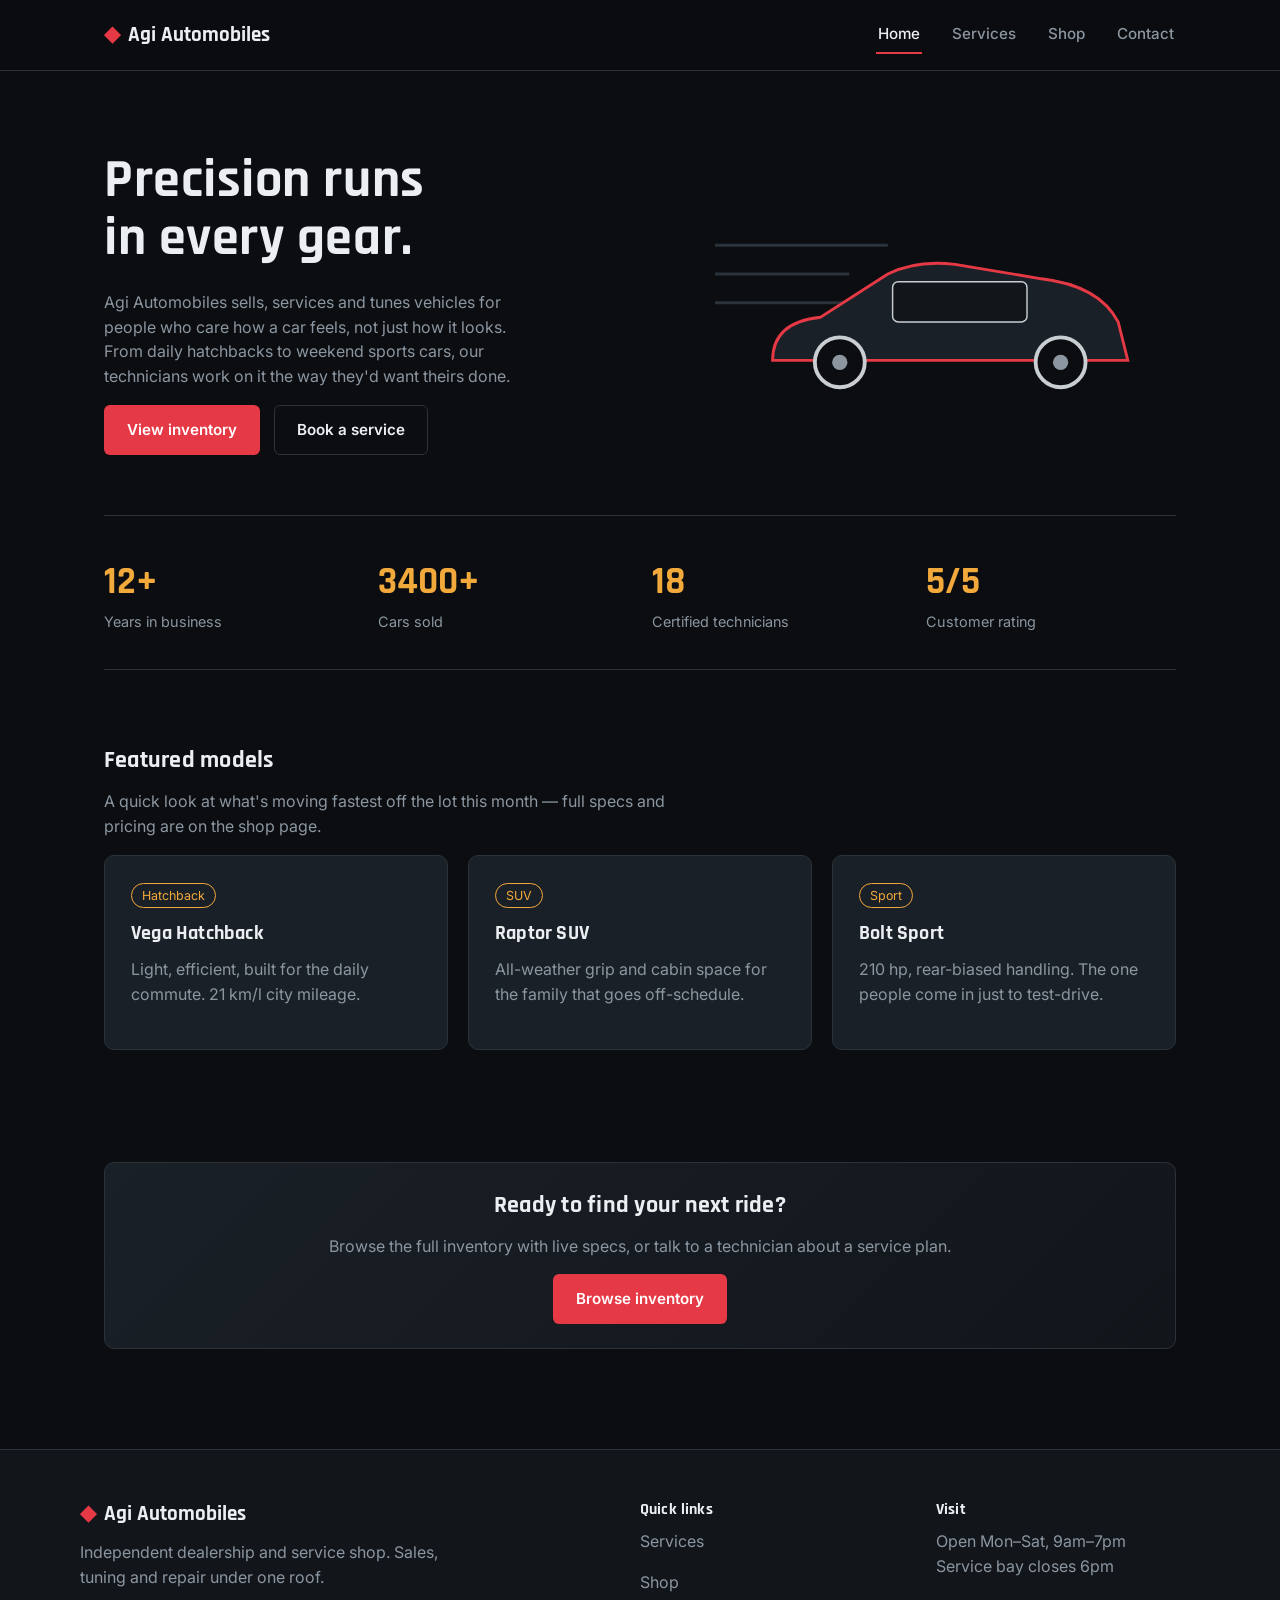
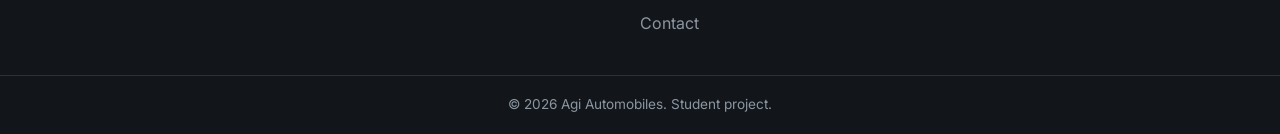
<file: index.html>
<!DOCTYPE html>
<html lang="en">
<head>
<meta charset="UTF-8" />
<meta name="viewport" content="width=device-width, initial-scale=1.0" />
<title>Agi Automobiles — Home</title>
<link rel="preconnect" href="https://fonts.googleapis.com">
<link href="https://fonts.googleapis.com/css2?family=Rajdhani:wght@600;700&family=Inter:wght@400;500;600&display=swap" rel="stylesheet">
<link rel="stylesheet" href="style.css" />
</head>
<body>

<header class="site">
  <div class="nav-row">
    <a class="logo" href="index.html"><span class="mark">◆</span> Agi Automobiles</a>
    <nav class="links">
      <a href="index.html" class="active">Home</a>
      <a href="services.html">Services</a>
      <a href="shop.html">Shop</a>
      <a href="contact.html">Contact</a>
    </nav>
    <button class="nav-toggle" aria-label="Toggle menu">☰</button>
  </div>
</header>

<main class="wrap">

  <section class="hero">
    <div>
      <h1>Precision runs<br>in every gear.</h1>
      <p class="lede">Agi Automobiles sells, services and tunes vehicles for people who care how a car feels, not just how it looks. From daily hatchbacks to weekend sports cars, our technicians work on it the way they'd want theirs done.</p>
      <div class="cta-row">
        <a href="shop.html" class="btn btn-primary">View inventory</a>
        <a href="services.html" class="btn btn-ghost">Book a service</a>
      </div>
    </div>
    <div class="hero-art">
      <svg viewBox="0 0 480 260" xmlns="http://www.w3.org/2000/svg">
        <line class="speed-line" x1="0" y1="70" x2="180" y2="70" stroke="#2a323b" stroke-width="3"/>
        <line class="speed-line" x1="0" y1="100" x2="140" y2="100" stroke="#2a323b" stroke-width="3"/>
        <line class="speed-line" x1="0" y1="130" x2="200" y2="130" stroke="#2a323b" stroke-width="3"/>
        <g>
          <path d="M60 190 Q60 150 110 145 L180 100 Q210 85 250 90 L340 105 Q400 112 420 150 L430 190 Z"
                fill="#1a2027" stroke="#e63946" stroke-width="3"/>
          <rect x="185" y="108" width="140" height="42" rx="6" fill="#12161b" stroke="#c9ced3" stroke-width="1.5"/>
          <circle cx="130" cy="192" r="26" fill="#0b0d10" stroke="#c9ced3" stroke-width="4"/>
          <circle cx="130" cy="192" r="8" fill="#8b96a1"/>
          <circle cx="360" cy="192" r="26" fill="#0b0d10" stroke="#c9ced3" stroke-width="4"/>
          <circle cx="360" cy="192" r="8" fill="#8b96a1"/>
        </g>
      </svg>
    </div>
  </section>

  <section class="stats">
    <div class="stat"><div class="num" data-target="12" data-suffix="+">0</div><div class="label">Years in business</div></div>
    <div class="stat"><div class="num" data-target="3400" data-suffix="+">0</div><div class="label">Cars sold</div></div>
    <div class="stat"><div class="num" data-target="18">0</div><div class="label">Certified technicians</div></div>
    <div class="stat"><div class="num" data-target="4.8" data-suffix="/5">0</div><div class="label">Customer rating</div></div>
  </section>

  <section class="section">
    <h2>Featured models</h2>
    <p style="max-width:60ch">A quick look at what's moving fastest off the lot this month — full specs and pricing are on the shop page.</p>
    <div class="grid grid-3">
      <div class="card">
        <span class="tag">Hatchback</span>
        <h3>Vega Hatchback</h3>
        <p>Light, efficient, built for the daily commute. 21 km/l city mileage.</p>
      </div>
      <div class="card">
        <span class="tag">SUV</span>
        <h3>Raptor SUV</h3>
        <p>All-weather grip and cabin space for the family that goes off-schedule.</p>
      </div>
      <div class="card">
        <span class="tag">Sport</span>
        <h3>Bolt Sport</h3>
        <p>210 hp, rear-biased handling. The one people come in just to test-drive.</p>
      </div>
    </div>
  </section>

  <section class="section-tight">
    <div class="panel" style="text-align:center; background:linear-gradient(135deg,#1a2027,#12161b);">
      <h2>Ready to find your next ride?</h2>
      <p>Browse the full inventory with live specs, or talk to a technician about a service plan.</p>
      <a href="shop.html" class="btn btn-primary">Browse inventory</a>
    </div>
  </section>

</main>

<footer class="site">
  <div class="wrap footer-grid">
    <div>
      <div class="logo"><span class="mark">◆</span> Agi Automobiles</div>
      <p style="max-width:38ch; margin-top:10px;">Independent dealership and service shop. Sales, tuning and repair under one roof.</p>
    </div>
    <div>
      <h4 style="font-size:1rem;">Quick links</h4>
      <p><a href="services.html">Services</a></p>
      <p><a href="shop.html">Shop</a></p>
      <p><a href="contact.html">Contact</a></p>
    </div>
    <div>
      <h4 style="font-size:1rem;">Visit</h4>
      <p>Open Mon–Sat, 9am–7pm<br>Service bay closes 6pm</p>
    </div>
  </div>
  <div class="footer-bottom">© 2026 Agi Automobiles. Student project.</div>
</footer>

<script src="script.js"></script>
</body>
</html>
</file>
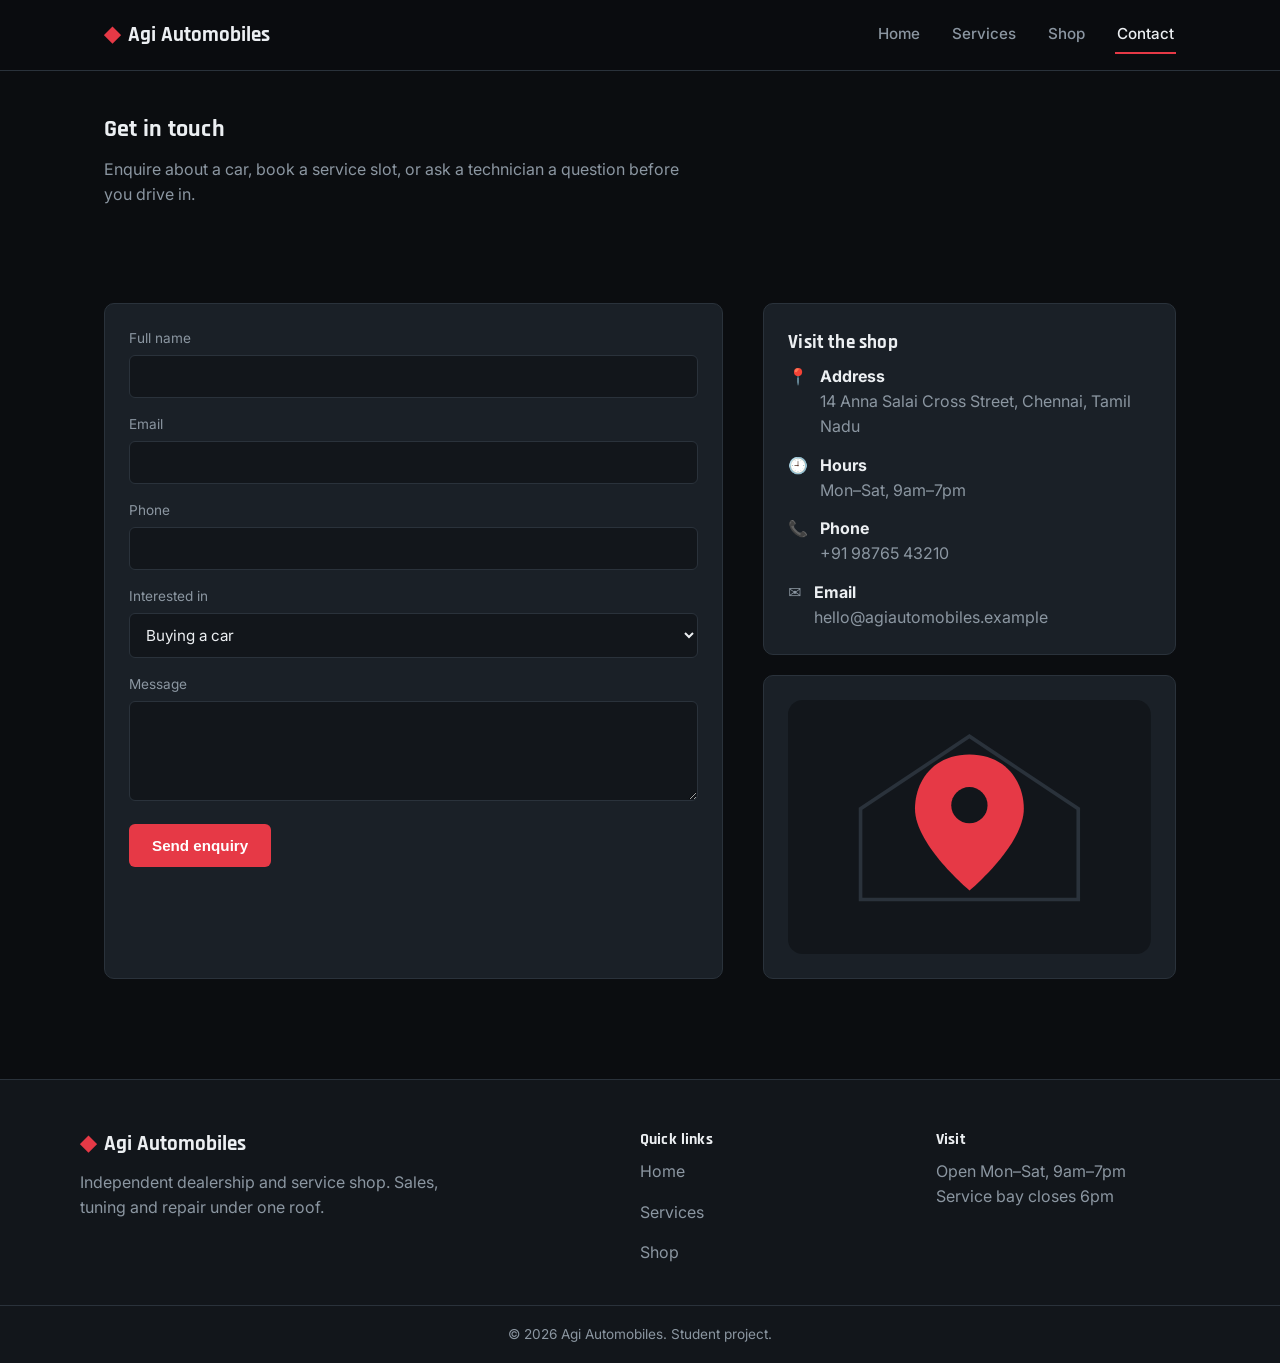
<file: contact.html>
<!DOCTYPE html>
<html lang="en">
<head>
<meta charset="UTF-8" />
<meta name="viewport" content="width=device-width, initial-scale=1.0" />
<title>Agi Automobiles — Contact</title>
<link rel="preconnect" href="https://fonts.googleapis.com">
<link href="https://fonts.googleapis.com/css2?family=Rajdhani:wght@600;700&family=Inter:wght@400;500;600&display=swap" rel="stylesheet">
<link rel="stylesheet" href="style.css" />
</head>
<body>

<header class="site">
  <div class="nav-row">
    <a class="logo" href="index.html"><span class="mark">◆</span> Agi Automobiles</a>
    <nav class="links">
      <a href="index.html">Home</a>
      <a href="services.html">Services</a>
      <a href="shop.html">Shop</a>
      <a href="contact.html" class="active">Contact</a>
    </nav>
    <button class="nav-toggle" aria-label="Toggle menu">☰</button>
  </div>
</header>

<main class="wrap">

  <section class="section-tight">
    <h1>Get in touch</h1>
    <p style="max-width:60ch">Enquire about a car, book a service slot, or ask a technician a question before you drive in.</p>
  </section>

  <section class="section-tight contact-grid">
    <form id="contactForm" class="panel" novalidate>
      <div class="field">
        <label for="name">Full name</label>
        <input type="text" id="name" data-required required>
        <div class="error-msg">Enter your name.</div>
      </div>
      <div class="field">
        <label for="email">Email</label>
        <input type="email" id="email" data-required required>
        <div class="error-msg">Enter a valid email address.</div>
      </div>
      <div class="field">
        <label for="phone">Phone</label>
        <input type="tel" id="phone" data-required required>
        <div class="error-msg">Enter a phone number.</div>
      </div>
      <div class="field">
        <label for="interest">Interested in</label>
        <select id="interest">
          <option>Buying a car</option>
          <option>Servicing / repair</option>
          <option>Performance tuning</option>
          <option>Financing</option>
        </select>
      </div>
      <div class="field">
        <label for="message">Message</label>
        <textarea id="message" rows="4" data-required required></textarea>
        <div class="error-msg">Tell us a little about what you need.</div>
      </div>
      <button type="submit" class="btn btn-primary">Send enquiry</button>
      <div class="form-status" id="formStatus"></div>
    </form>

    <div>
      <div class="panel" style="margin-bottom:20px;">
        <h3>Visit the shop</h3>
        <ul class="info-list">
          <li><span>📍</span><span><strong>Address</strong>14 Anna Salai Cross Street, Chennai, Tamil Nadu</span></li>
          <li><span>🕘</span><span><strong>Hours</strong>Mon–Sat, 9am–7pm</span></li>
          <li><span>📞</span><span><strong>Phone</strong>+91 98765 43210</span></li>
          <li><span>✉️</span><span><strong>Email</strong>hello@agiautomobiles.example</span></li>
        </ul>
      </div>
      <div class="panel">
        <svg viewBox="0 0 200 140" xmlns="http://www.w3.org/2000/svg">
          <rect width="200" height="140" fill="#12161b" rx="8"/>
          <path d="M40 110 L40 60 L100 20 L160 60 L160 110 Z" fill="none" stroke="#2a323b" stroke-width="2"/>
          <path d="M100 30 C120 30 130 45 130 60 C130 80 100 105 100 105 C100 105 70 80 70 60 C70 45 80 30 100 30 Z" fill="#e63946"/>
          <circle cx="100" cy="58" r="10" fill="#12161b"/>
        </svg>
      </div>
    </div>
  </section>

</main>

<footer class="site">
  <div class="wrap footer-grid">
    <div>
      <div class="logo"><span class="mark">◆</span> Agi Automobiles</div>
      <p style="max-width:38ch; margin-top:10px;">Independent dealership and service shop. Sales, tuning and repair under one roof.</p>
    </div>
    <div>
      <h4 style="font-size:1rem;">Quick links</h4>
      <p><a href="index.html">Home</a></p>
      <p><a href="services.html">Services</a></p>
      <p><a href="shop.html">Shop</a></p>
    </div>
    <div>
      <h4 style="font-size:1rem;">Visit</h4>
      <p>Open Mon–Sat, 9am–7pm<br>Service bay closes 6pm</p>
    </div>
  </div>
  <div class="footer-bottom">© 2026 Agi Automobiles. Student project.</div>
</footer>

<script src="script.js"></script>
</body>
</html>
</file>
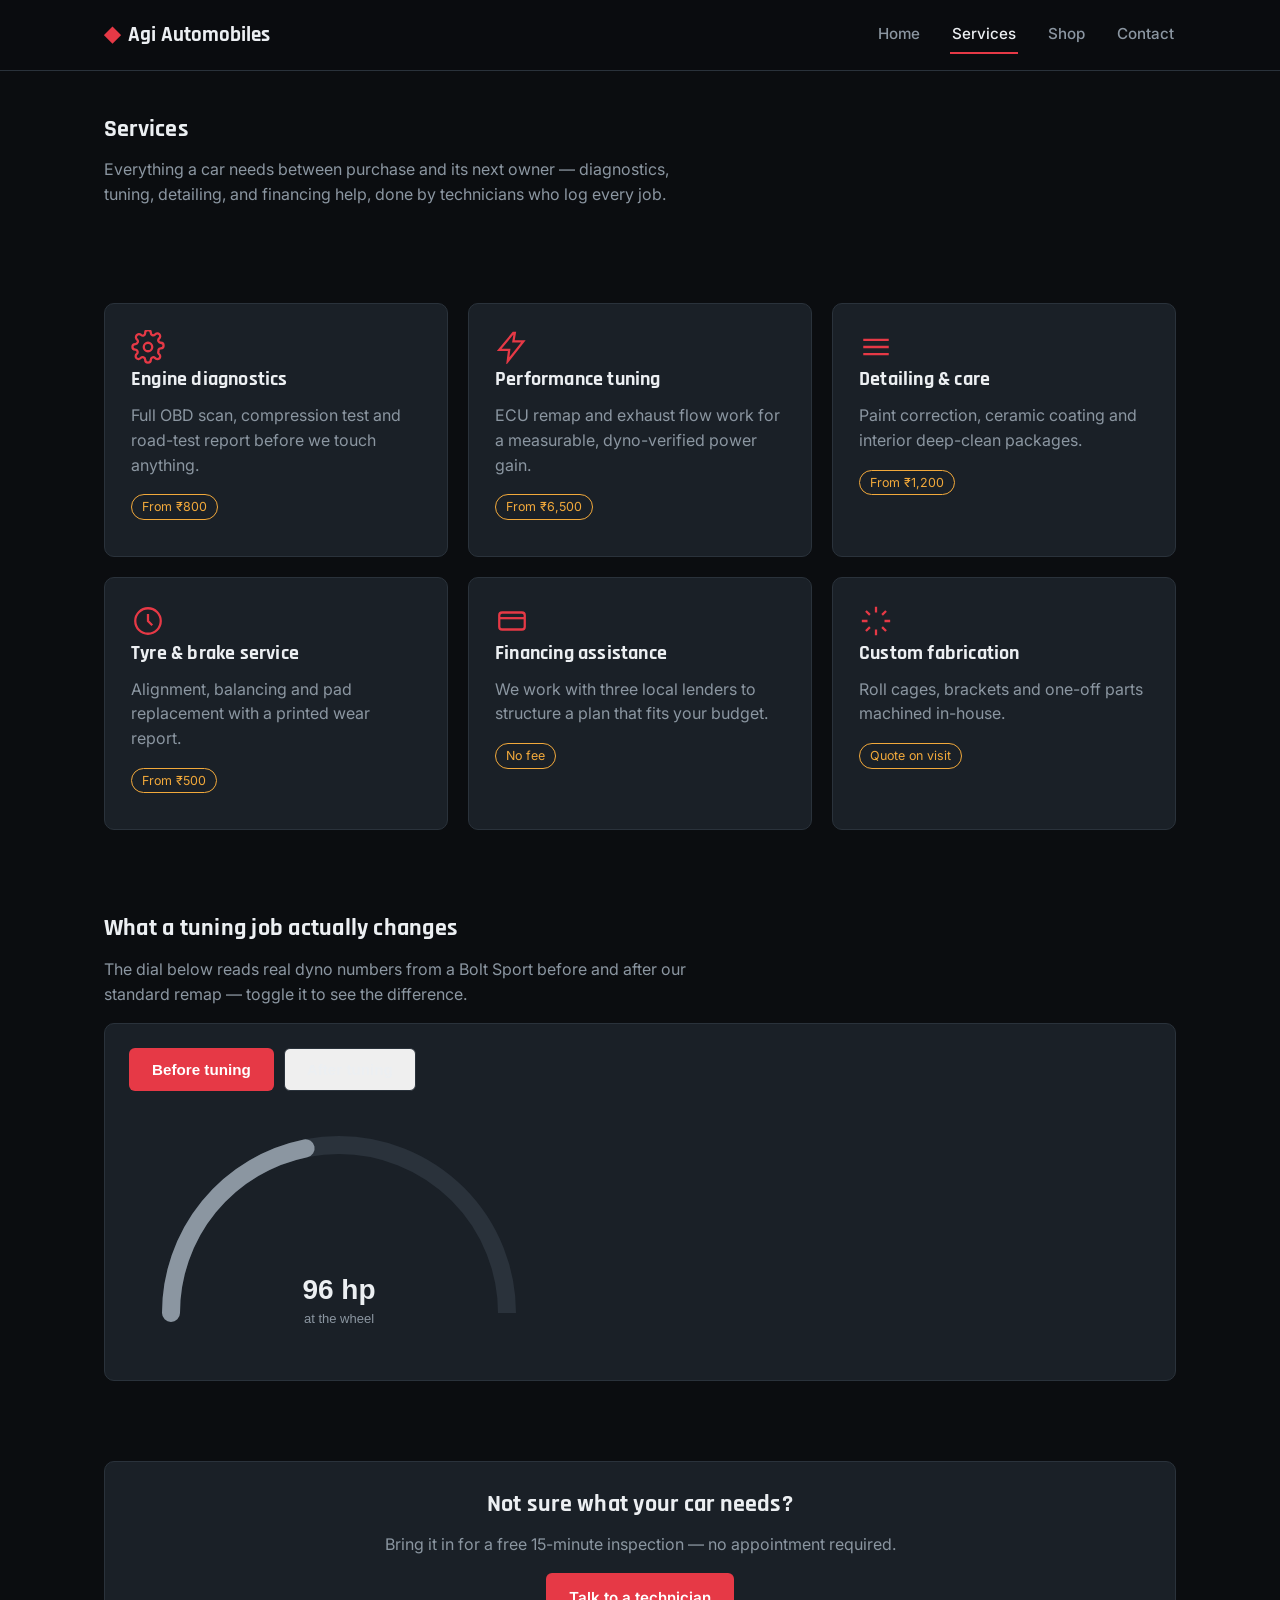
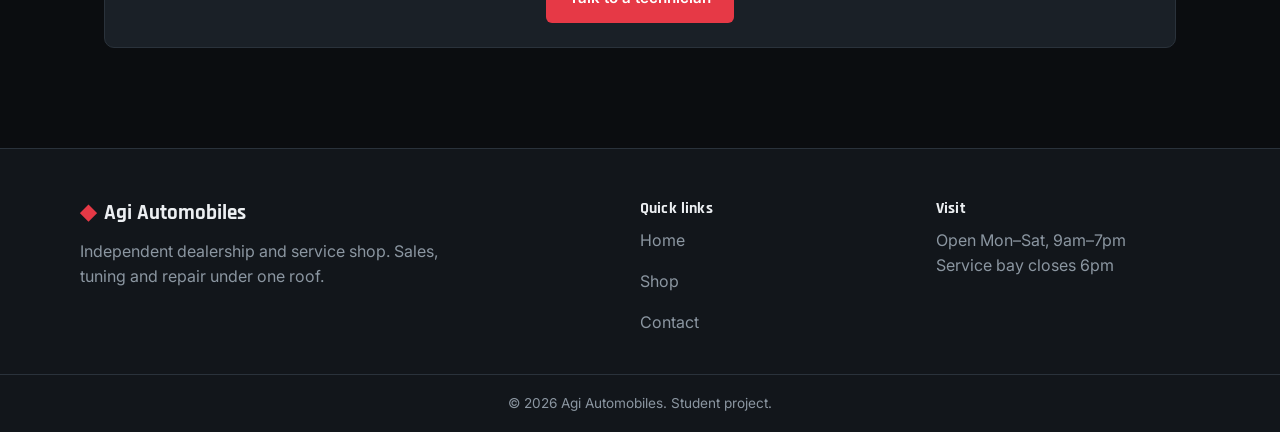
<file: services.html>
<!DOCTYPE html>
<html lang="en">
<head>
<meta charset="UTF-8" />
<meta name="viewport" content="width=device-width, initial-scale=1.0" />
<title>Agi Automobiles — Services</title>
<link rel="preconnect" href="https://fonts.googleapis.com">
<link href="https://fonts.googleapis.com/css2?family=Rajdhani:wght@600;700&family=Inter:wght@400;500;600&display=swap" rel="stylesheet">
<link rel="stylesheet" href="style.css" />
</head>
<body>

<header class="site">
  <div class="nav-row">
    <a class="logo" href="index.html"><span class="mark">◆</span> Agi Automobiles</a>
    <nav class="links">
      <a href="index.html">Home</a>
      <a href="services.html" class="active">Services</a>
      <a href="shop.html">Shop</a>
      <a href="contact.html">Contact</a>
    </nav>
    <button class="nav-toggle" aria-label="Toggle menu">☰</button>
  </div>
</header>

<main class="wrap">

  <section class="section-tight">
    <h1>Services</h1>
    <p style="max-width:60ch">Everything a car needs between purchase and its next owner — diagnostics, tuning, detailing, and financing help, done by technicians who log every job.</p>
  </section>

  <section class="section-tight grid grid-3">
    <div class="card">
      <svg width="34" height="34" viewBox="0 0 24 24" fill="none" stroke="#e63946" stroke-width="1.6"><circle cx="12" cy="12" r="3"/><path d="M19.4 15a1.7 1.7 0 0 0 .3 1.9l.1.1a2 2 0 1 1-2.8 2.8l-.1-.1a1.7 1.7 0 0 0-1.9-.3 1.7 1.7 0 0 0-1 1.5V21a2 2 0 1 1-4 0v-.1a1.7 1.7 0 0 0-1.1-1.6 1.7 1.7 0 0 0-1.9.3l-.1.1a2 2 0 1 1-2.8-2.8l.1-.1a1.7 1.7 0 0 0 .3-1.9 1.7 1.7 0 0 0-1.5-1H3a2 2 0 1 1 0-4h.1a1.7 1.7 0 0 0 1.6-1.1 1.7 1.7 0 0 0-.3-1.9l-.1-.1A2 2 0 1 1 7.1 3.4l.1.1a1.7 1.7 0 0 0 1.9.3H9a1.7 1.7 0 0 0 1-1.5V2a2 2 0 1 1 4 0v.1a1.7 1.7 0 0 0 1 1.5 1.7 1.7 0 0 0 1.9-.3l.1-.1a2 2 0 1 1 2.8 2.8l-.1.1a1.7 1.7 0 0 0-.3 1.9V8a1.7 1.7 0 0 0 1.5 1H21a2 2 0 1 1 0 4h-.1a1.7 1.7 0 0 0-1.5 1z"/></svg>
      <h3>Engine diagnostics</h3>
      <p>Full OBD scan, compression test and road-test report before we touch anything.</p>
      <span class="tag">From ₹800</span>
    </div>
    <div class="card">
      <svg width="34" height="34" viewBox="0 0 24 24" fill="none" stroke="#e63946" stroke-width="1.6"><path d="M13 2 3 14h7l-1 8 11-14h-7l1-6z"/></svg>
      <h3>Performance tuning</h3>
      <p>ECU remap and exhaust flow work for a measurable, dyno-verified power gain.</p>
      <span class="tag">From ₹6,500</span>
    </div>
    <div class="card">
      <svg width="34" height="34" viewBox="0 0 24 24" fill="none" stroke="#e63946" stroke-width="1.6"><path d="M3 7h18M3 12h18M3 17h18"/></svg>
      <h3>Detailing &amp; care</h3>
      <p>Paint correction, ceramic coating and interior deep-clean packages.</p>
      <span class="tag">From ₹1,200</span>
    </div>
    <div class="card">
      <svg width="34" height="34" viewBox="0 0 24 24" fill="none" stroke="#e63946" stroke-width="1.6"><circle cx="12" cy="12" r="9"/><path d="M12 7v5l3 3"/></svg>
      <h3>Tyre &amp; brake service</h3>
      <p>Alignment, balancing and pad replacement with a printed wear report.</p>
      <span class="tag">From ₹500</span>
    </div>
    <div class="card">
      <svg width="34" height="34" viewBox="0 0 24 24" fill="none" stroke="#e63946" stroke-width="1.6"><rect x="3" y="6" width="18" height="12" rx="2"/><path d="M3 10h18"/></svg>
      <h3>Financing assistance</h3>
      <p>We work with three local lenders to structure a plan that fits your budget.</p>
      <span class="tag">No fee</span>
    </div>
    <div class="card">
      <svg width="34" height="34" viewBox="0 0 24 24" fill="none" stroke="#e63946" stroke-width="1.6"><path d="M12 2v4M12 18v4M4.9 4.9l2.8 2.8M16.3 16.3l2.8 2.8M2 12h4M18 12h4M4.9 19.1l2.8-2.8M16.3 7.7l2.8-2.8"/></svg>
      <h3>Custom fabrication</h3>
      <p>Roll cages, brackets and one-off parts machined in-house.</p>
      <span class="tag">Quote on visit</span>
    </div>
  </section>

  <section class="section-tight">
    <h2>What a tuning job actually changes</h2>
    <p style="max-width:60ch">The dial below reads real dyno numbers from a Bolt Sport before and after our standard remap — toggle it to see the difference.</p>
    <div class="panel">
      <div class="gauge-toggle">
        <button class="btn btn-primary" data-state="before">Before tuning</button>
        <button class="btn btn-ghost" data-state="after">After tuning</button>
      </div>
      <canvas id="gaugeCanvas" width="420" height="240"></canvas>
    </div>
  </section>

  <section class="section-tight">
    <div class="panel" style="text-align:center;">
      <h2>Not sure what your car needs?</h2>
      <p>Bring it in for a free 15-minute inspection — no appointment required.</p>
      <a href="contact.html" class="btn btn-primary">Talk to a technician</a>
    </div>
  </section>

</main>

<footer class="site">
  <div class="wrap footer-grid">
    <div>
      <div class="logo"><span class="mark">◆</span> Agi Automobiles</div>
      <p style="max-width:38ch; margin-top:10px;">Independent dealership and service shop. Sales, tuning and repair under one roof.</p>
    </div>
    <div>
      <h4 style="font-size:1rem;">Quick links</h4>
      <p><a href="index.html">Home</a></p>
      <p><a href="shop.html">Shop</a></p>
      <p><a href="contact.html">Contact</a></p>
    </div>
    <div>
      <h4 style="font-size:1rem;">Visit</h4>
      <p>Open Mon–Sat, 9am–7pm<br>Service bay closes 6pm</p>
    </div>
  </div>
  <div class="footer-bottom">© 2026 Agi Automobiles. Student project.</div>
</footer>

<script src="script.js"></script>
</body>
</html>
</file>
<file: style.css>
/* ===== Agi Automobiles — design tokens ===== */
:root{
  --bg:#0b0d10;
  --bg-soft:#12161b;
  --surface:#1a2027;
  --border:#2a323b;
  --text:#eceff2;
  --text-dim:#8b96a1;
  --accent:#e63946;
  --accent-dim:#b22c36;
  --amber:#f2a93b;
  --chrome:#c9ced3;
  --radius:10px;
  --maxw:1120px;
}

*{box-sizing:border-box;}
html{scroll-behavior:smooth;}
body{
  margin:0;
  background:var(--bg);
  color:var(--text);
  font-family:"Inter",system-ui,sans-serif;
  line-height:1.55;
}
h1,h2,h3,h4{
  font-family:"Rajdhani",system-ui,sans-serif;
  font-weight:700;
  letter-spacing:.01em;
  margin:0 0 .4em;
}
p{color:var(--text-dim); margin:0 0 1em;}
a{color:inherit; text-decoration:none;}
img,svg{max-width:100%; display:block;}
.wrap{max-width:var(--maxw); margin:0 auto; padding:0 24px;}
.section{padding:72px 0;}
.section-tight{padding:40px 0;}

/* ---- header / nav ---- */
header.site{
  position:sticky; top:0; z-index:20;
  background:rgba(11,13,16,.9);
  backdrop-filter:blur(8px);
  border-bottom:1px solid var(--border);
}
.nav-row{
  display:flex; align-items:center; justify-content:space-between;
  padding:16px 24px; max-width:var(--maxw); margin:0 auto;
}
.logo{
  font-family:"Rajdhani",sans-serif; font-weight:700; font-size:1.3rem;
  display:flex; align-items:center; gap:8px;
}
.logo .mark{color:var(--accent);}
nav.links{display:flex; gap:28px;}
nav.links a{
  color:var(--text-dim); font-weight:500; font-size:.95rem;
  padding:6px 2px; border-bottom:2px solid transparent; transition:color .15s, border-color .15s;
}
nav.links a:hover, nav.links a.active{color:var(--text); border-color:var(--accent);}
.nav-toggle{display:none; background:none; border:1px solid var(--border); color:var(--text); border-radius:6px; padding:6px 10px;}

/* ---- buttons ---- */
.btn{
  display:inline-block; padding:12px 22px; border-radius:6px; font-weight:600;
  font-size:.95rem; cursor:pointer; border:1px solid transparent; transition:transform .15s, background .15s, border-color .15s;
}
.btn-primary{background:var(--accent); color:#fff;}
.btn-primary:hover{background:var(--accent-dim); transform:translateY(-1px);}
.btn-ghost{border-color:var(--border); color:var(--text);}
.btn-ghost:hover{border-color:var(--chrome);}

/* ---- hero ---- */
.hero{
  display:grid; grid-template-columns:1.1fr .9fr; gap:48px; align-items:center;
  padding:80px 0 60px;
}
.hero h1{font-size:clamp(2.2rem,4.5vw,3.4rem); line-height:1.08;}
.hero .lede{max-width:44ch;}
.hero .cta-row{display:flex; gap:14px; margin-top:8px;}
.hero-art{position:relative;}
.hero-art svg{width:100%; height:auto;}

/* speed-line entrance, single orchestrated moment */
.speed-line{stroke-dasharray:400; stroke-dashoffset:400; animation:draw 1.1s ease forwards;}
.speed-line:nth-child(2){animation-delay:.08s;}
.speed-line:nth-child(3){animation-delay:.16s;}
@keyframes draw{to{stroke-dashoffset:0;}}
@media (prefers-reduced-motion: reduce){.speed-line{animation:none; stroke-dashoffset:0;}}

/* ---- stats ---- */
.stats{
  display:grid; grid-template-columns:repeat(4,1fr); gap:24px;
  border-top:1px solid var(--border); border-bottom:1px solid var(--border);
  padding:36px 0;
}
.stat .num{font-family:"Rajdhani",sans-serif; font-size:2.4rem; font-weight:700; color:var(--amber);}
.stat .label{color:var(--text-dim); font-size:.9rem;}

/* ---- cards / grids ---- */
.grid{display:grid; gap:20px;}
.grid-3{grid-template-columns:repeat(3,1fr);}
.grid-2{grid-template-columns:repeat(2,1fr);}
.card{
  background:var(--surface); border:1px solid var(--border); border-radius:var(--radius);
  padding:26px;
}
.card h3{font-size:1.25rem;}
.tag{
  display:inline-block; font-size:.78rem; color:var(--amber); border:1px solid var(--amber);
  border-radius:999px; padding:2px 10px; margin-bottom:10px;
}

/* ---- footer ---- */
footer.site{border-top:1px solid var(--border); background:var(--bg-soft); margin-top:60px;}
.footer-grid{display:grid; grid-template-columns:2fr 1fr 1fr; gap:32px; padding:48px 0 24px;}
.footer-bottom{border-top:1px solid var(--border); padding:18px 0; color:var(--text-dim); font-size:.85rem; text-align:center;}

/* ---- shop page ---- */
.filter-row{display:flex; gap:10px; flex-wrap:wrap; margin-bottom:28px;}
.filter-btn{
  background:none; border:1px solid var(--border); color:var(--text-dim);
  padding:8px 16px; border-radius:999px; cursor:pointer; font-size:.9rem; transition:.15s;
}
.filter-btn.active{background:var(--accent); border-color:var(--accent); color:#fff;}
.car-card{display:flex; flex-direction:column; gap:10px;}
.car-card .price{color:var(--amber); font-weight:700; font-size:1.15rem;}
.spec-row{display:flex; gap:16px; color:var(--text-dim); font-size:.85rem;}
.car-card.hidden{display:none;}

/* configurator */
.configurator{display:grid; grid-template-columns:1fr 1fr; gap:36px; align-items:center;}
.swatches{display:flex; gap:10px; margin-top:14px;}
.swatch{width:32px; height:32px; border-radius:50%; border:2px solid var(--border); cursor:pointer;}
.swatch.active{border-color:var(--text);}

/* chart / canvas panels */
.panel{background:var(--surface); border:1px solid var(--border); border-radius:var(--radius); padding:24px;}
canvas{max-width:100%;}

/* ---- services page ---- */
.gauge-toggle{display:flex; gap:10px; margin-bottom:18px;}

/* ---- contact page ---- */
.contact-grid{display:grid; grid-template-columns:1.2fr .8fr; gap:40px;}
form .field{margin-bottom:16px;}
label{display:block; font-size:.85rem; color:var(--text-dim); margin-bottom:6px;}
input,textarea,select{
  width:100%; background:var(--bg-soft); border:1px solid var(--border); color:var(--text);
  padding:11px 12px; border-radius:6px; font-family:inherit; font-size:.95rem;
}
input:focus,textarea:focus,select:focus{outline:2px solid var(--accent); outline-offset:1px;}
.error-msg{color:var(--accent); font-size:.8rem; margin-top:4px; display:none;}
.field.invalid .error-msg{display:block;}
.field.invalid input,.field.invalid textarea{border-color:var(--accent);}
.form-status{margin-top:14px; padding:12px 14px; border-radius:6px; display:none;}
.form-status.show{display:block;}
.form-status.ok{background:rgba(230,57,70,.12); border:1px solid var(--accent); color:var(--text);}
.info-list{list-style:none; padding:0; margin:0; display:flex; flex-direction:column; gap:14px;}
.info-list li{display:flex; gap:12px; color:var(--text-dim);}
.info-list li strong{color:var(--text); display:block;}

/* ---- responsive ---- */
@media (max-width:860px){
  .hero{grid-template-columns:1fr;}
  .stats{grid-template-columns:repeat(2,1fr);}
  .grid-3{grid-template-columns:1fr 1fr;}
  .footer-grid{grid-template-columns:1fr;}
  .contact-grid{grid-template-columns:1fr;}
  .configurator{grid-template-columns:1fr;}
  nav.links{
    position:absolute; top:64px; right:24px; left:24px; background:var(--bg-soft);
    border:1px solid var(--border); border-radius:8px; flex-direction:column; padding:12px;
    display:none;
  }
  nav.links.open{display:flex;}
  .nav-toggle{display:block;}
}
@media (max-width:560px){
  .grid-3{grid-template-columns:1fr;}
}
</file>
